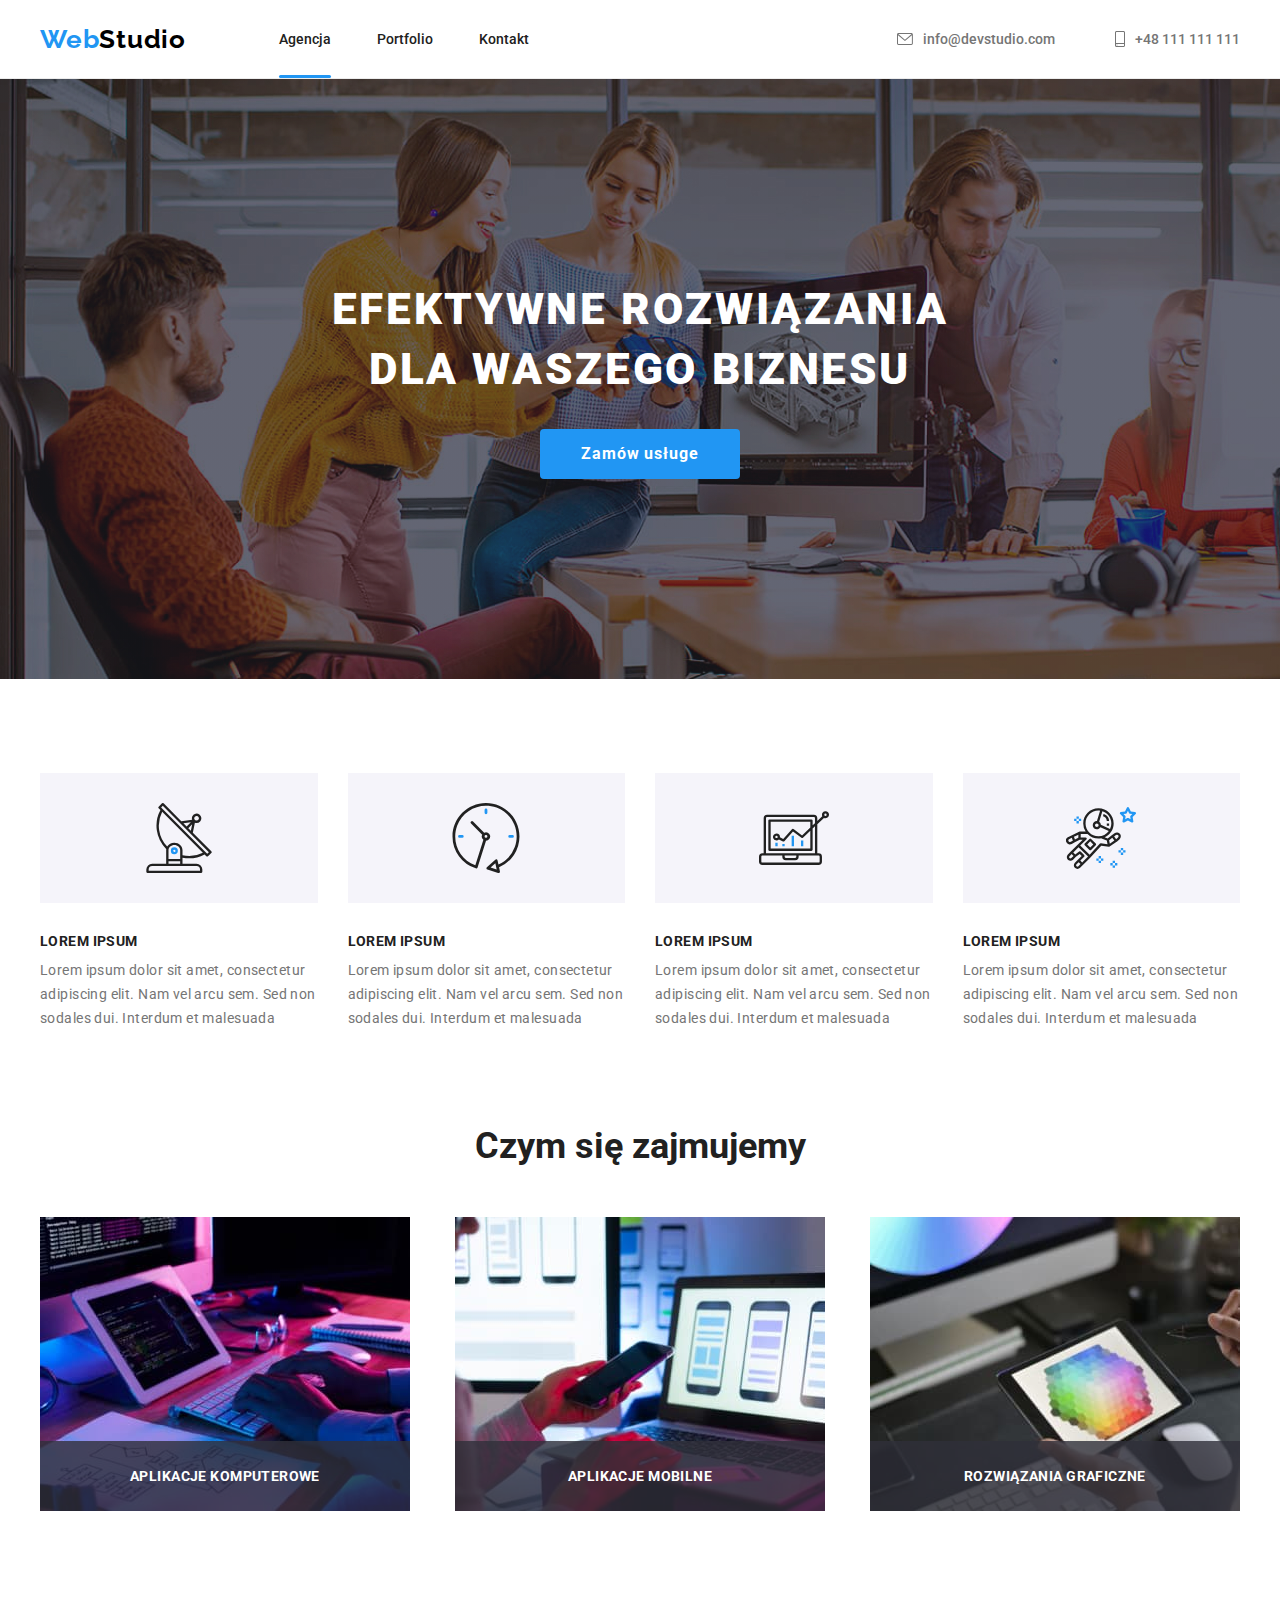
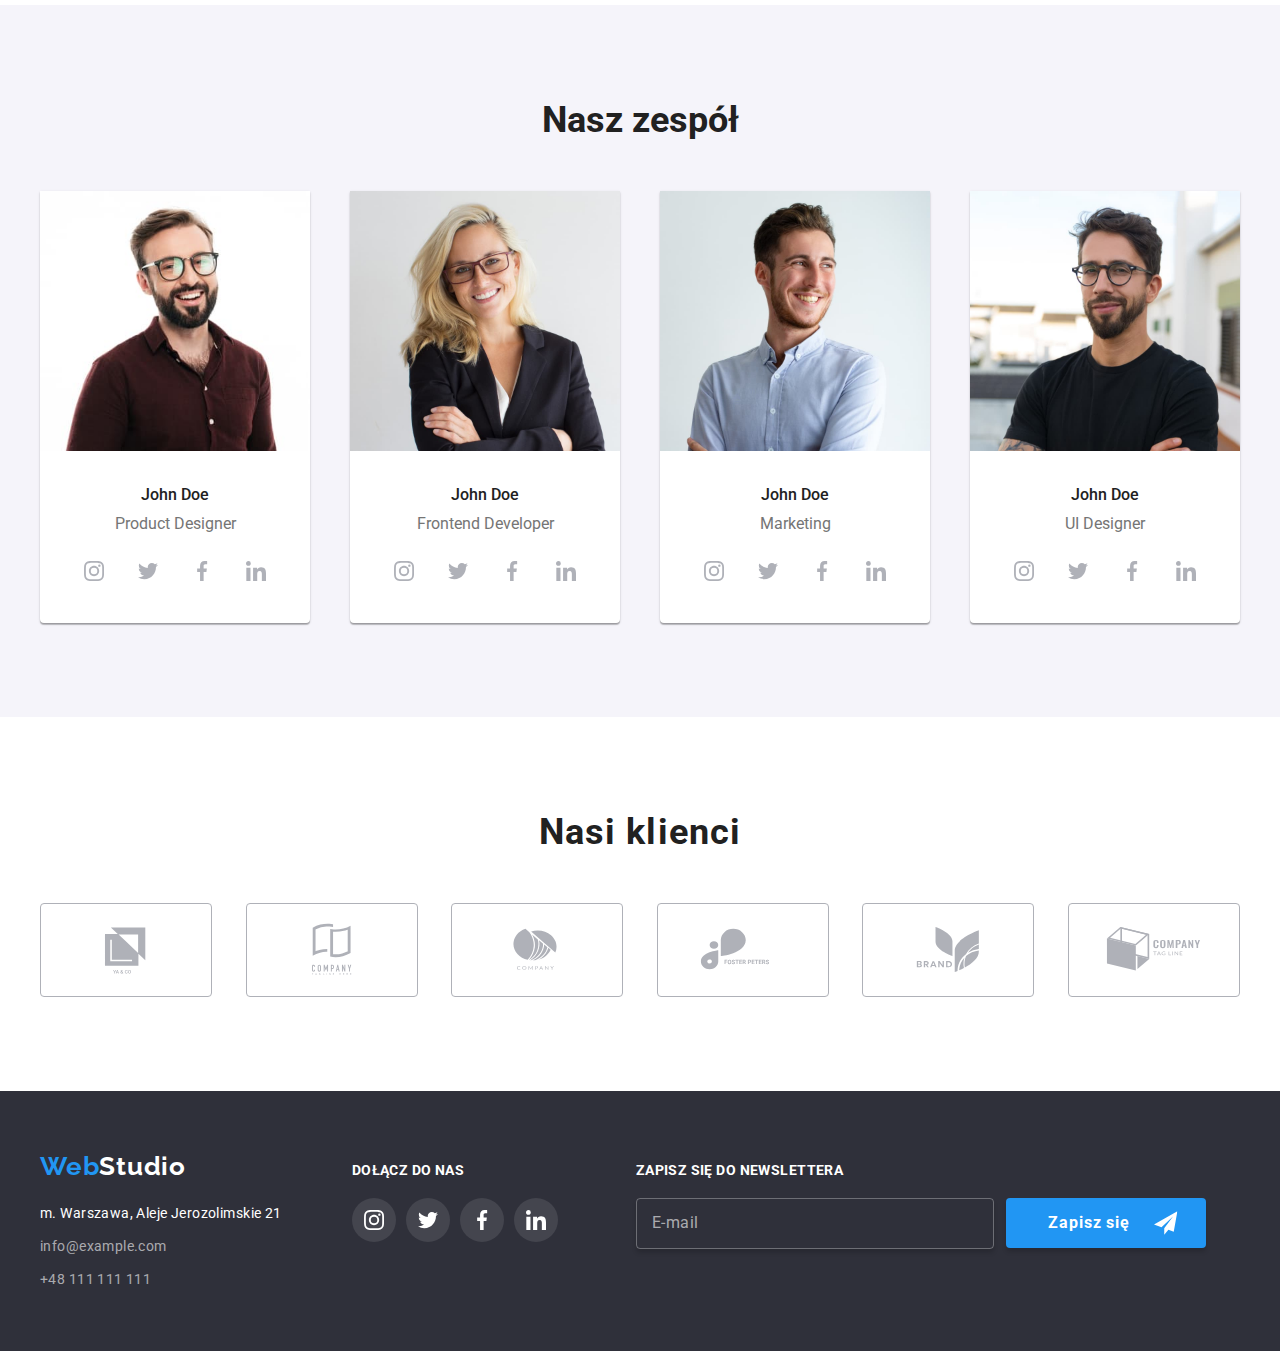
<file: index.html>
<!DOCTYPE html>
<html lang="en">
  <head>
    <meta charset="UTF-8" />
    <meta http-equiv="X-UA-Compatible" content="IE=edge" />
    <meta name="viewport" content="width=device-width, initial-scale=1.0" />
    <link rel="preconnect" href="https://fonts.googleapis.com" />
    <link rel="preconnect" href="https://fonts.gstatic.com" crossorigin />
    <link
      href="https://fonts.googleapis.com/css2?family=Raleway:wght@700&family=Roboto:wght@400;500;700;900&display=swap"
      rel="stylesheet"
    />
    <link rel="stylesheet" href="css/modern-normalize.min.css" />
    <link rel="stylesheet" href="css/main.min.css" />
    <title>goit-markup-hw-07</title>
  </head>
  <body>
    <header class="header">
      <div class="container header__wrapper">
        <div class="header__links">
          <a href="index.html" class="logo logo--primary">
            <span class="logo__color-design">Web</span
            ><span class="logo__color-design logo__color-design--dark"
              >Studio</span
            >
          </a>
          <!-- NAVBAR -->
          <nav class="navbar">
            <ul class="navbar__list">
              <li class="navbar__item">
                <!-- LINKS -->
                <a href="index.html" class="link page-active navbar__content"
                  >Agencja</a
                >
              </li>
              <li class="navbar__item">
                <a href="portfolio.html" class="link navbar__content"
                  >Portfolio</a
                >
              </li>
              <li class="navbar__item">
                <a href="#footer" class="link navbar__content">Kontakt</a>
              </li>
            </ul>
          </nav>
        </div>
        <!-- CONTACTS -->
        <div class="contact">
          <ul class="contact__list">
            <li class="contact__item">
              <a href="mailto:info@devstudio.com" class="link contact__link">
                <svg class="contact__svg" width="16px" height="12px">
                  <use href="images/icons.svg#icon-envelope"></use>
                </svg>
                info@devstudio.com</a
              >
            </li>
            <li class="contact__item">
              <a href="tel:48111111111" class="link contact__link">
                <svg class="contact__svg" width="10px" height="16px">
                  <use href="images/icons.svg#icon-smartphone"></use>
                </svg>
                +48 111 111 111</a
              >
            </li>
          </ul>
        </div>
      </div>
    </header>
    <main>
      <!------------------ POST HEADER ------------------>
      <section class="post-header section text-center">
        <div class="container">
          <h1 class="post-header__heading">
            EFEKTYWNE ROZWIĄZANIA <br />
            DLA WASZEGO BIZNESU
          </h1>
          <button type="button" class="order-service__button" data-modal-open>
            Zamów usługe
          </button>
        </div>
      </section>
      <!------------------ OUR SKILLS ------------------>
      <section class="our-skills section">
        <div class="container">
          <ul class="our-skills__list">
            <li class="our-skills__item">
              <div class="our-skills__icon--background">
                <svg class="our-skills__icon" width="70px" height="70px">
                  <use href="images/icons.svg#icon-antenna"></use>
                </svg>
              </div>
              <h5 class="our-skills__heading">LOREM IPSUM</h5>
              <p class="our-skills__description">
                Lorem ipsum dolor sit amet, consectetur adipiscing elit. Nam vel
                arcu sem. Sed non sodales dui. Interdum et malesuada
              </p>
            </li>
            <li class="our-skills__item">
              <div class="our-skills__icon--background">
                <svg class="our-skills__icon" width="70px" height="70px">
                  <use href="images/icons.svg#icon-clock"></use>
                </svg>
              </div>
              <h5 class="our-skills__heading">LOREM IPSUM</h5>
              <p class="our-skills__description">
                Lorem ipsum dolor sit amet, consectetur adipiscing elit. Nam vel
                arcu sem. Sed non sodales dui. Interdum et malesuada
              </p>
            </li>
            <li class="our-skills__item">
              <div class="our-skills__icon--background">
                <svg class="our-skills__icon" width="70px" height="70px">
                  <use href="images/icons.svg#icon-diagram"></use>
                </svg>
              </div>
              <h5 class="our-skills__heading">LOREM IPSUM</h5>
              <p class="our-skills__description">
                Lorem ipsum dolor sit amet, consectetur adipiscing elit. Nam vel
                arcu sem. Sed non sodales dui. Interdum et malesuada
              </p>
            </li>
            <li class="our-skills__item">
              <div class="our-skills__icon--background">
                <svg class="our-skills__icon" width="70px" height="70px">
                  <use href="images/icons.svg#icon-astronaut"></use>
                </svg>
              </div>
              <h5 class="our-skills__heading">LOREM IPSUM</h5>
              <p class="our-skills__description">
                Lorem ipsum dolor sit amet, consectetur adipiscing elit. Nam vel
                arcu sem. Sed non sodales dui. Interdum et malesuada
              </p>
            </li>
          </ul>
        </div>
      </section>
      <!------------------ ABOUT US ------------------>
      <section class="about-us section container text-center" id="portfolio">
        <h2 class="about-us__heading">Czym się zajmujemy</h2>
        <ul class="about-us__list">
          <li class="about-us__item">
            <div class="about-us__inside-overlay">aplikacje komputerowe</div>
            <img
              class="div-block"
              src="images/about-us/programming.jpg"
              alt="programista wprowadzający kod pisząc na klawiaturze"
              width="370"
              height="294"
            />
          </li>
          <li class="about-us__item">
            <img
              class="div-block"
              src="images/about-us/app-development.jpg"
              alt="pracownica trzymająca telefon i przedstawiająca przentacje na laptopie"
              width="370"
              height="294"
            />
            <div class="about-us__inside-overlay">aplikacje mobilne</div>
          </li>
          <li class="about-us__item">
            <img
              class="div-block"
              src="images/about-us/color-design.jpg"
              alt="developerka trzymająca tablet przedstawiający paletę barw"
              width="370"
              height="294"
            />
            <div class="about-us__inside-overlay">rozwiązania graficzne</div>
          </li>
        </ul>
      </section>
      <!------------------ OUR TEAM ------------------>
      <section class="section our-team text-center" id="agency">
        <div class="container">
          <h2 class="our-team__heading">Nasz zespół</h2>
          <ul class="our-team__list">
            <li class="our-team__item">
              <img
                src="images/our-team/employee1.jpg"
                alt="mężczyzna o krótkich włosach z okularami i zarostem, ubrany w czerwoną koszulę"
                width="270"
                height="260"
              />
              <h4 class="our-team__name">John Doe</h4>
              <p class="our-team__specialization">Product Designer</p>
              <div class="socials">
                <ul class="socials__list">
                  <li class="socials__logo">
                    <a class="socials__link" href="#">
                      <svg width="20px" height="20px">
                        <use href="images/icons.svg#instagram--icon"></use>
                      </svg>
                    </a>
                  </li>
                  <li class="socials__logo">
                    <a class="socials__link" href="#">
                      <svg width="20px" height="20px">
                        <use href="images/icons.svg#twitter--icon"></use>
                      </svg>
                    </a>
                  </li>
                  <li class="socials__logo">
                    <a class="socials__link" href="#">
                      <svg width="20px" height="20px">
                        <use href="images/icons.svg#facebook--icon"></use>
                      </svg>
                    </a>
                  </li>
                  <li class="socials__logo">
                    <a class="socials__link" href="#">
                      <svg width="20px" height="20px">
                        <use href="images/icons.svg#linkedin--icon"></use>
                      </svg>
                    </a>
                  </li>
                </ul>
              </div>
            </li>

            <li class="our-team__item">
              <img
                src="images/our-team/employee2.jpg"
                alt="kobieta o długich bląd włosach z okularami, ubrana w biały podkoszulek i granatową marynarkę"
                width="270"
                height="260"
              />
              <h4 class="our-team__name">John Doe</h4>
              <p class="our-team__specialization">Frontend Developer</p>
              <div class="socials">
                <ul class="socials__list">
                  <li class="socials__logo">
                    <a class="socials__link" href="#">
                      <svg width="20px" height="20px">
                        <use href="images/icons.svg#instagram--icon"></use>
                      </svg>
                    </a>
                  </li>
                  <li class="socials__logo">
                    <a class="socials__link" href="#">
                      <svg width="20px" height="20px">
                        <use href="images/icons.svg#twitter--icon"></use>
                      </svg>
                    </a>
                  </li>
                  <li class="socials__logo">
                    <a class="socials__link" href="#">
                      <svg width="20px" height="20px">
                        <use href="images/icons.svg#facebook--icon"></use>
                      </svg>
                    </a>
                  </li>
                  <li class="socials__logo">
                    <a class="socials__link" href="#">
                      <svg width="20px" height="20px">
                        <use href="images/icons.svg#linkedin--icon"></use>
                      </svg>
                    </a>
                  </li>
                </ul>
              </div>
            </li>
            <li class="our-team__item">
              <img
                src="images/our-team/employee3.jpg"
                alt="mężczyzna o krótkich włosach i zarostem, ubrany w błękitną koszulę, wzrok skierowany na bok"
                width="270"
                height="260"
              />
              <h4 class="our-team__name">John Doe</h4>
              <p class="our-team__specialization">Marketing</p>
              <div class="socials">
                <ul class="socials__list">
                  <li class="socials__logo">
                    <a class="socials__link" href="#">
                      <svg width="20px" height="20px">
                        <use href="images/icons.svg#instagram--icon"></use>
                      </svg>
                    </a>
                  </li>
                  <li class="socials__logo">
                    <a class="socials__link" href="#">
                      <svg width="20px" height="20px">
                        <use href="images/icons.svg#twitter--icon"></use>
                      </svg>
                    </a>
                  </li>
                  <li class="socials__logo">
                    <a class="socials__link" href="#">
                      <svg width="20px" height="20px">
                        <use href="images/icons.svg#facebook--icon"></use>
                      </svg>
                    </a>
                  </li>
                  <li class="socials__logo">
                    <a class="socials__link" href="#">
                      <svg width="20px" height="20px">
                        <use href="images/icons.svg#linkedin--icon"></use>
                      </svg>
                    </a>
                  </li>
                </ul>
              </div>
            </li>

            <li class="our-team__item">
              <img
                src="images/our-team/employee4.jpg"
                alt="mężczyzna o krótkich włosach z okularami i zarostem, ubrany w czarną koszulkę"
                width="270"
                height="260"
              />
              <h4 class="our-team__name">John Doe</h4>
              <p class="our-team__specialization">UI Designer</p>
              <div class="social">
                <ul class="socials__list">
                  <li class="socials__logo">
                    <a class="socials__link" href="#">
                      <svg width="20px" height="20px">
                        <use href="images/icons.svg#instagram--icon"></use>
                      </svg>
                    </a>
                  </li>
                  <li class="socials__logo">
                    <a class="socials__link" href="#">
                      <svg width="20px" height="20px">
                        <use href="images/icons.svg#twitter--icon"></use>
                      </svg>
                    </a>
                  </li>
                  <li class="socials__logo">
                    <a class="socials__link" href="#">
                      <svg width="20px" height="20px">
                        <use href="images/icons.svg#facebook--icon"></use>
                      </svg>
                    </a>
                  </li>
                  <li class="socials__logo">
                    <a class="socials__link" href="#">
                      <svg width="20px" height="20px">
                        <use href="images/icons.svg#linkedin--icon"></use>
                      </svg>
                    </a>
                  </li>
                </ul>
              </div>
            </li>
          </ul>
        </div>
      </section>
      <!------------------ OUR CUSTOMERS ------------------>
      <section class="our-customers container section">
        <h2 class="our-customers__heading text-center">Nasi klienci</h2>
        <ul class="our-customers__list">
          <li class="our-customers__item">
            <a class="our-customers__link" href="#">
              <svg width="106px" height="60px">
                <use href="images/icons.svg#icon-1"></use>
              </svg>
            </a>
          </li>
          <li class="our-customers__item">
            <a class="our-customers__link" href="#">
              <svg width="106px" height="60px">
                <use href="images/icons.svg#icon-2"></use>
              </svg>
            </a>
          </li>
          <li class="our-customers__item">
            <a class="our-customers__link" href="#">
              <svg width="106px" height="60px">
                <use href="images/icons.svg#icon-3"></use>
              </svg>
            </a>
          </li>
          <li class="our-customers__item">
            <a class="our-customers__link" href="#">
              <svg width="106px" height="60px">
                <use href="images/icons.svg#icon-4"></use>
              </svg>
            </a>
          </li>
          <li class="our-customers__item">
            <a class="our-customers__link" href="#">
              <svg width="106px" height="60px">
                <use href="images/icons.svg#icon-5"></use>
              </svg>
            </a>
          </li>
          <li class="our-customers__item">
            <a class="our-customers__link" href="#">
              <svg width="106px" height="60px">
                <use href="images/icons.svg#icon-6"></use>
              </svg>
            </a>
          </li>
        </ul>
      </section>
    </main>
    <!------------------ FOOTER ------------------>
    <footer class="footer section section--medium" id="footer">
      <div class="container">
        <ul class="footer__list">
          <li class="footer__item">
            <!-- LOGO -->
            <a href="index.html" class="logo footer__logo"
              ><span class="logo__color-design">Web</span
              ><span class="logo__color-design logo__color-design--light"
                >Studio</span
              >
            </a>
            <!-- CONTACTS -->
            <address class="address">
              <ul>
                <li class="address__item">
                  <a
                    href="https://goo.gl/maps/H3bxtUXeKF4GihGN7"
                    class="address__link address__link--street"
                    >m. Warszawa, Aleje Jerozolimskie 21</a
                  >
                </li>
                <li class="address__item">
                  <a href="mailto:info@example.com" class="address__link"
                    >info@example.com</a
                  >
                </li>
                <li class="address__item">
                  <a href="tel:48111111111" class="address__link"
                    >+48 111 111 111</a
                  >
                </li>
              </ul>
            </address>
          </li>
          <li class="footer__item">
            <div class="join-us">
              <p class="join-us__heading footer__headings">DOŁĄCZ DO NAS</p>
              <div class="socials">
                <ul class="socials__list">
                  <li class="socials__logo">
                    <a class="socials__link" href="#">
                      <svg width="20px" height="20px">
                        <use href="images/icons.svg#instagram--icon"></use>
                      </svg>
                    </a>
                  </li>
                  <li class="socials__logo">
                    <a class="socials__link" href="#">
                      <svg width="20px" height="20px">
                        <use href="images/icons.svg#twitter--icon"></use>
                      </svg>
                    </a>
                  </li>
                  <li class="socials__logo">
                    <a class="socials__link" href="#">
                      <svg width="20px" height="20px">
                        <use href="images/icons.svg#facebook--icon"></use>
                      </svg>
                    </a>
                  </li>
                  <li class="socials__logo">
                    <a class="socials__link" href="#">
                      <svg width="20px" height="20px">
                        <use href="images/icons.svg#linkedin--icon"></use>
                      </svg>
                    </a>
                  </li>
                </ul>
              </div>
            </div>
          </li>
          <li class="footer-item">
            <label class="footer__headings" for="sign-up">
              ZAPISZ SIĘ DO NEWSLETTERA
            </label>
            <form class="newsletter">
              <input
                class="newsletter__input"
                type="email"
                name="email address"
                placeholder="E-mail"
                id="sign-up"
                required
              />
              <button type="submit" class="sign-up__button">
                Zapisz się
                <svg class="send--icon" width="24px" height="24px">
                  <use href="images/icons.svg#send--icon"></use>
                </svg>
              </button>
            </form>
          </li>
        </ul>
      </div>
    </footer>
    <div class="backdrop is-hidden" data-modal>
      <div class="modal">
        <!------- MODAL CONTACT FORM ------->

        <form class="form modal__form">
          <h2 class="form__heading form__transitions text-center">
            Zostaw swoje dane w formularzu poniżej
          </h2>

          <ul class="form__list">
            <!---- NAME ---->
            <li class="form__item">
              <!-- li heading -->
              <label
                class="form__subheading form__transitions form__transition--name div-block"
                for="name"
                >Imie</label
              >
              <!-- animate inputs container -->
              <div class="form__transitions form__transition--name">
                <!-- relative container for svg -->
                <div class="form__container">
                  <!-- input -->
                  <input
                    class="form__text-input"
                    type="text"
                    name="first name"
                    id="name"
                    required
                  />
                  <!-- SVG -->
                  <div class="modal__icon">
                    <svg width="18" height="18">
                      <use href="images/icons.svg#person-icon"></use>
                    </svg>
                  </div>
                </div>
              </div>
            </li>
            <!---- TELEPHONE ---->
            <li class="form__item">
              <!-- li heading -->
              <label
                class="form__subheading form__transition--telephone form__transitions div-block"
                for="phone"
                >Telefon</label
              >
              <!-- animate inputs container -->
              <div class="form__transition--telephone form__transitions">
                <!-- relative container for svg -->
                <div class="form__container">
                  <!-- input -->
                  <input
                    class="form__text-input"
                    type="tel"
                    name="telephone number"
                    id="phone"
                    required
                  />
                  <!-- SVG -->
                  <div class="modal__icon">
                    <svg width="18" height="18">
                      <use href="images/icons.svg#phone-icon"></use>
                    </svg>
                  </div>
                </div>
              </div>
            </li>
            <!---- EMAIL ---->
            <li class="form__item">
              <!-- li heading -->
              <label
                class="form__subheading form__transition--email form__transitions div-block"
                for="email"
                >Email</label
              >
              <!-- animate inputs container -->
              <div class="form__transition--email form__transitions">
                <!-- relative container for svg -->
                <div class="form__container">
                  <!-- input -->
                  <input
                    class="form__text-input"
                    type="email"
                    name="email address"
                    id="email"
                    required
                  />
                  <!-- SVG -->
                  <div class="modal__icon">
                    <svg width="18" height="18">
                      <use href="images/icons.svg#email-icon"></use>
                    </svg>
                  </div>
                </div>
              </div>
            </li>
            <!---- TEXT ---->
            <li class="form__item">
              <!-- li heading -->
              <label
                class="form__subheading form__transition--text form__transitions div-block"
                for="comment"
                >Komentarz</label
              >
              <!-- animate inputs container -->
              <div class="form__transition--text form__transitions">
                <!-- textarea -->
                <textarea
                  class="form__text-input form__comment-section"
                  placeholder="Wprowadź tekst"
                  name="section for comments"
                ></textarea>
              </div>
            </li>
            <div class="rules-acceptation form__transitions">
              <input
                class="rules-checkbox"
                type="checkbox"
                id="rules-checkbox"
                name="rules-checkbox"
                value="true"
                required
              />
              <label class="rules-acceptation__label" for="rules-checkbox">
                Oświadczam iż akceptuję
                <a href="#" class="rules-acceptation__link"> Regulamin </a>i
                <a href="#" class="rules-acceptation__link">
                  Politykę Prywatności.</a
                ></label
              >
            </div>
            <button
              type="submit"
              class="form__button form__transitions div-block"
            >
              Wyślij
            </button>
          </ul>
        </form>

        <!------- BUTTON TO CLOSE MODAL WINDOW ------->

        <button type="button" class="modal__button-close" data-modal-close>
          <svg class="modal__close-svg" width="11px" height="11px">
            <use href="images/icons.svg#close-icon"></use>
          </svg>
        </button>
      </div>
    </div>
    <!-- SCRIPT -->
    <script src="./modal.js"></script>
  </body>
</html>

<!-- THE END -->
</file>
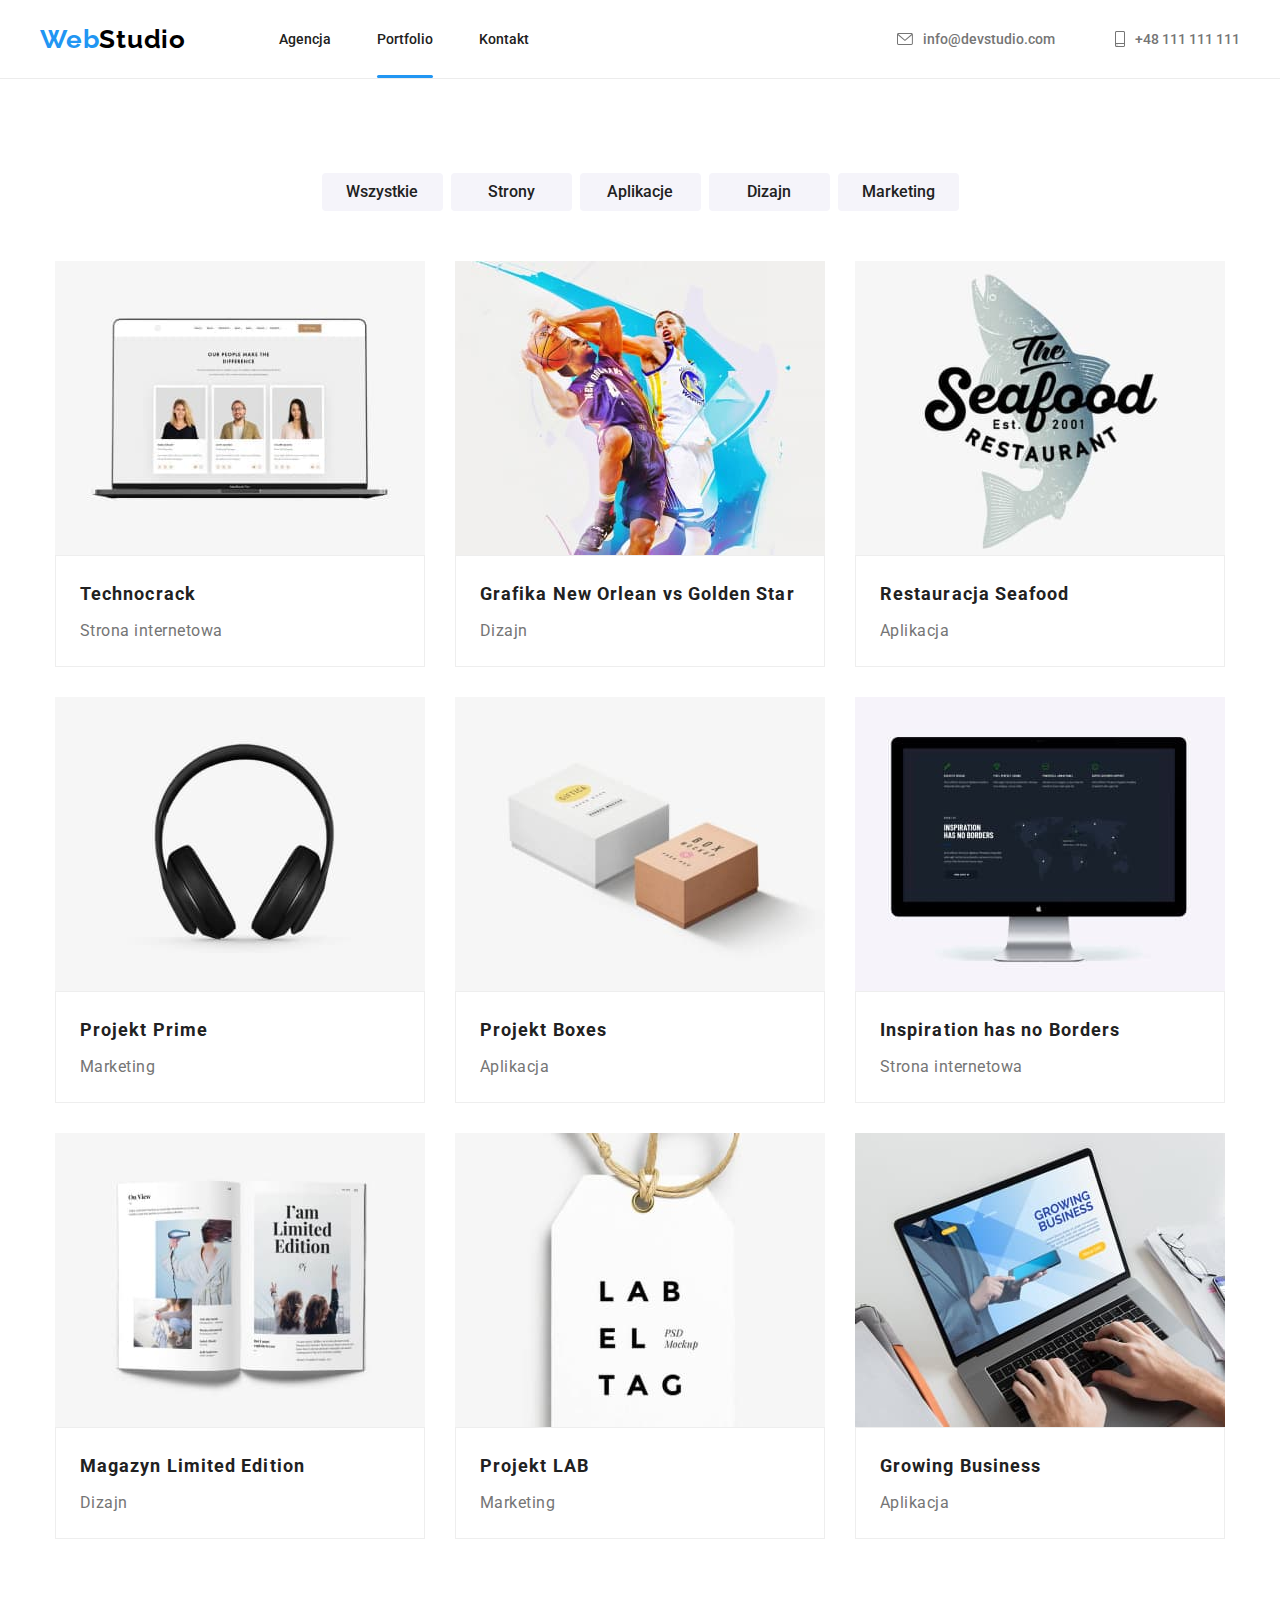
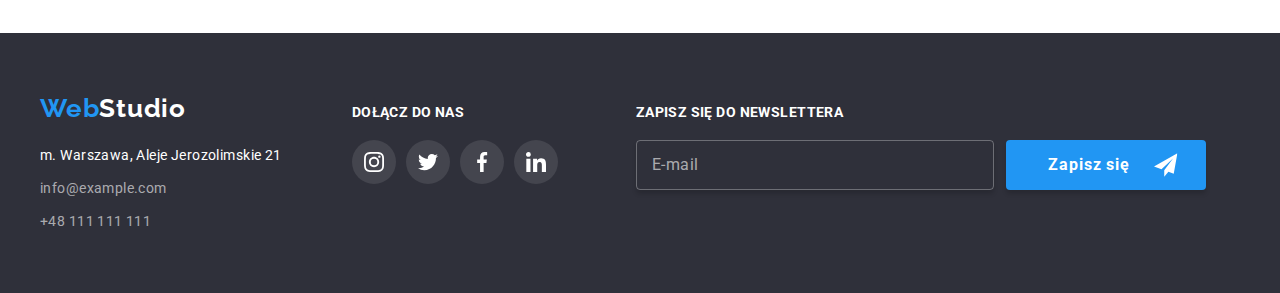
<file: portfolio.html>
<!DOCTYPE html>
<html lang="en">
  <head>
    <meta charset="UTF-8" />
    <meta http-equiv="X-UA-Compatible" content="IE=edge" />
    <meta name="viewport" content="width=device-width, initial-scale=1.0" />
    <link rel="preconnect" href="https://fonts.googleapis.com" />
    <link rel="preconnect" href="https://fonts.gstatic.com" crossorigin />
    <link
      href="https://fonts.googleapis.com/css2?family=Raleway:wght@700&family=Roboto:wght@400;500;700;900&display=swap"
      rel="stylesheet"
    />
    <link rel="stylesheet" href="css/modern-normalize.min.css" />
    <link rel="stylesheet" href="css/main.min.css" />
    <title>goit-markup-hw-07 - Portfolio</title>
  </head>
  <body>
    <div class="line">
      <header class="header">
        <div class="container header__wrapper">
          <div class="header__links">
            <a href="index.html" class="logo logo--primary">
              <span class="logo__color-design">Web</span
              ><span class="logo__color-design logo__color-design--dark"
                >Studio</span
              >
            </a>
            <!-- NAVBAR -->
            <nav class="navbar">
              <ul class="navbar__list">
                <li class="navbar__item">
                  <!-- LINKS -->
                  <a href="index.html" class="link navbar__content">Agencja</a>
                </li>
                <li class="navbar__item">
                  <a
                    href="portfolio.html"
                    class="link page-active navbar__content"
                    >Portfolio</a
                  >
                </li>
                <li class="navbar__item">
                  <a href="#footer" class="link navbar__content">Kontakt</a>
                </li>
              </ul>
            </nav>
          </div>
          <!-- CONTACTS -->
          <div class="contact">
            <ul class="contact__list">
              <li class="contact__item">
                <a href="mailto:info@devstudio.com" class="link contact__link">
                  <svg width="16px" height="12px">
                    <use href="images/icons.svg#icon-envelope"></use>
                  </svg>
                  info@devstudio.com</a
                >
              </li>
              <li class="contact__item">
                <a href="tel:48111111111" class="link contact__link">
                  <svg width="10px" height="16px">
                    <use href="images/icons.svg#icon-smartphone"></use>
                  </svg>
                  +48 111 111 111</a
                >
              </li>
            </ul>
          </div>
        </div>
      </header>
    </div>
    <!------------------ BUTTONS ------------------>
    <main class="container section">
      <div class="filter">
        <ul class="filter__list">
          <li class="filter__item">
            <button type="button" class="button-filter">Wszystkie</button>
          </li>
          <li class="filter__item">
            <button type="button" class="button-filter">Strony</button>
          </li>
          <li class="filter__item">
            <button type="button" class="button-filter">Aplikacje</button>
          </li>
          <li class="filter__item">
            <button type="button" class="button-filter">Dizajn</button>
          </li>
          <li class="filter__item">
            <button type="button" class="button-filter">Marketing</button>
          </li>
        </ul>
      </div>
      <!------------------ CARDS ------------------>
      <div class="cards">
        <ul class="cards__list">
          <li class="cards__item">
            <div class="cards__overflow">
              <img
                class="div-block"
                src="images/portfolio/portfolio1.jpg"
                alt="laptop z otwartą naszą stroną internetową"
                width="370"
                height="294"
              />
              <div class="cards__overflow--background">
                <p>
                  Technocrack jest popularną platformą wykorzystywaną do
                  rozpowszechniania koronawirusa. Firmy wykorzystują tę
                  platformę do celów szpiegowskich i ataków na niezabezpieczone
                  serwery konkurencji
                </p>
              </div>
            </div>
            <div class="cards__info">
              <div class="cards__heading">Technocrack</div>
              <p class="cards__description">Strona internetowa</p>
            </div>
          </li>
          <li class="cards__item">
            <div class="cards__overflow">
              <img
                class="div-block"
                src="images/portfolio/portfolio2.jpg"
                alt="plakat z dwoma zawodnikami koszykówki walczącymi o piłkę"
                width="370"
                height="294"
              />
              <div class="cards__overflow--background">
                Technocrack jest popularną platformą wykorzystywaną do
                rozpowszechniania koronawirusa. Firmy wykorzystują tę platformę
                do celów szpiegowskich i ataków na niezabezpieczone serwery
                konkurencji
              </div>
            </div>
            <div class="cards__info">
              <div class="cards__heading">
                Grafika New Orlean vs Golden Star
              </div>
              <p class="cards__description">Dizajn</p>
            </div>
          </li>
          <li class="cards__item">
            <div class="cards__overflow">
              <img
                class="div-block"
                src="images/portfolio/portfolio3.jpg"
                alt="logo z rybą restauracji Seafood"
                width="370"
                height="294"
              />
              <div class="cards__overflow--background">
                Technocrack jest popularną platformą wykorzystywaną do
                rozpowszechniania koronawirusa. Firmy wykorzystują tę platformę
                do celów szpiegowskich i ataków na niezabezpieczone serwery
                konkurencji
              </div>
            </div>
            <div class="cards__info">
              <div class="cards__heading">Restauracja Seafood</div>
              <p class="cards__description">Aplikacja</p>
            </div>
          </li>
          <li class="cards__item">
            <div class="cards__overflow">
              <img
                class="div-block"
                src="images/portfolio/portfolio4.jpg"
                alt="bezprzewodowe słuchawki nauszne"
                width="370"
                height="294"
              />
              <div class="cards__overflow--background">
                Technocrack jest popularną platformą wykorzystywaną do
                rozpowszechniania koronawirusa. Firmy wykorzystują tę platformę
                do celów szpiegowskich i ataków na niezabezpieczone serwery
                konkurencji
              </div>
            </div>
            <div class="cards__info">
              <div class="cards__heading">Projekt Prime</div>
              <p class="cards__description">Marketing</p>
            </div>
          </li>
          <li class="cards__item">
            <div class="cards__overflow">
              <img
                class="div-block"
                src="images/portfolio/portfolio5.jpg"
                alt="model dwóch pudełek przedstawiających aplikację boxes"
                width="370"
                height="294"
              />
              <div class="cards__overflow--background">
                Technocrack jest popularną platformą wykorzystywaną do
                rozpowszechniania koronawirusa. Firmy wykorzystują tę platformę
                do celów szpiegowskich i ataków na niezabezpieczone serwery
                konkurencji
              </div>
            </div>
            <div class="cards__info">
              <div class="cards__heading">Projekt Boxes</div>
              <p class="cards__description">Aplikacja</p>
            </div>
          </li>
          <li class="cards__item">
            <div class="cards__overflow">
              <img
                class="div-block"
                src="images/portfolio/portfolio6.jpg"
                alt="monitor ze stroną promującą inspiration has no borders"
                width="370"
                height="294"
              />
              <div class="cards__overflow--background">
                Technocrack jest popularną platformą wykorzystywaną do
                rozpowszechniania koronawirusa. Firmy wykorzystują tę platformę
                do celów szpiegowskich i ataków na niezabezpieczone serwery
                konkurencji
              </div>
            </div>
            <div class="cards__info">
              <div class="cards__heading">Inspiration has no Borders</div>
              <p class="cards__description">Strona internetowa</p>
            </div>
          </li>
          <li class="cards__item">
            <div class="cards__overflow">
              <img
                class="div-block"
                src="images/portfolio/portfolio7.jpg"
                alt="otwarta książka ze zdjęciami z serii magazynu limited edition"
                width="370"
                height="294"
              />
              <div class="cards__overflow--background">
                Technocrack jest popularną platformą wykorzystywaną do
                rozpowszechniania koronawirusa. Firmy wykorzystują tę platformę
                do celów szpiegowskich i ataków na niezabezpieczone serwery
                konkurencji
              </div>
            </div>
            <div class="cards__info">
              <div class="cards__heading">Magazyn Limited Edition</div>
              <p class="cards__description">Dizajn</p>
            </div>
          </li>
          <li class="cards__item">
            <div class="cards__overflow">
              <img
                class="div-block"
                src="images/portfolio/portfolio8.jpg"
                alt="etykieta ze wstążką i napisem lab el tag"
                width="370"
                height="294"
              />
              <div class="cards__overflow--background">
                Technocrack jest popularną platformą wykorzystywaną do
                rozpowszechniania koronawirusa. Firmy wykorzystują tę platformę
                do celów szpiegowskich i ataków na niezabezpieczone serwery
                konkurencji
              </div>
            </div>
            <div class="cards__info">
              <div class="cards__heading">Projekt LAB</div>
              <p class="cards__description">Marketing</p>
            </div>
          </li>
          <li class="cards__item">
            <div class="cards__overflow">
              <img
                class="div-block"
                src="images/portfolio/portfolio9.jpg"
                alt="osoba przedstawiająca na laptopie aplikację Growing Business"
                width="370"
                height="294"
              />
              <div class="cards__overflow--background">
                Technocrack jest popularną platformą wykorzystywaną do
                rozpowszechniania koronawirusa. Firmy wykorzystują tę platformę
                do celów szpiegowskich i ataków na niezabezpieczone serwery
                konkurencji
              </div>
            </div>
            <div class="cards__info">
              <div class="cards__heading">Growing Business</div>
              <p class="cards__description">Aplikacja</p>
            </div>
          </li>
        </ul>
      </div>
    </main>
    <!------------------ FOOTER ------------------>
    <footer class="footer section section--medium" id="footer">
      <div class="container">
        <ul class="footer__list">
          <li class="footer__item">
            <!-- LOGO -->
            <a href="index.html" class="logo footer__logo"
              ><span class="logo__color-design">Web</span
              ><span class="logo__color-design logo__color-design--light"
                >Studio</span
              >
            </a>
            <!-- CONTACTS -->
            <address class="address">
              <ul>
                <li class="address__item">
                  <a
                    href="https://goo.gl/maps/H3bxtUXeKF4GihGN7"
                    class="address__link address__link--street"
                    >m. Warszawa, Aleje Jerozolimskie 21</a
                  >
                </li>
                <li class="address__item">
                  <a href="mailto:info@example.com" class="address__link"
                    >info@example.com</a
                  >
                </li>
                <li class="address__item">
                  <a href="tel:48111111111" class="address__link"
                    >+48 111 111 111</a
                  >
                </li>
              </ul>
            </address>
          </li>
          <li class="footer__item">
            <div class="join-us">
              <p class="join-us__heading footer__headings">DOŁĄCZ DO NAS</p>
              <div class="socials">
                <ul class="socials__list">
                  <li class="socials__logo">
                    <a class="socials__link" href="#">
                      <svg width="20px" height="20px">
                        <use href="images/icons.svg#instagram--icon"></use>
                      </svg>
                    </a>
                  </li>
                  <li class="socials__logo">
                    <a class="socials__link" href="#">
                      <svg width="20px" height="20px">
                        <use href="images/icons.svg#twitter--icon"></use>
                      </svg>
                    </a>
                  </li>
                  <li class="socials__logo">
                    <a class="socials__link" href="#">
                      <svg width="20px" height="20px">
                        <use href="images/icons.svg#facebook--icon"></use>
                      </svg>
                    </a>
                  </li>
                  <li class="socials__logo">
                    <a class="socials__link" href="#">
                      <svg width="20px" height="20px">
                        <use href="images/icons.svg#linkedin--icon"></use>
                      </svg>
                    </a>
                  </li>
                </ul>
              </div>
            </div>
          </li>
          <li class="footer-item">
            <label class="footer__headings" for="sign-up">
              ZAPISZ SIĘ DO NEWSLETTERA
            </label>
            <form class="newsletter">
              <input
                class="newsletter__input"
                type="email"
                name="email address"
                placeholder="E-mail"
                id="sign-up"
                required
              />
              <button type="submit" class="sign-up__button">
                Zapisz się
                <svg class="send--icon" width="24px" height="24px">
                  <use href="images/icons.svg#send--icon"></use>
                </svg>
              </button>
            </form>
          </li>
        </ul>
      </div>
    </footer>
  </body>
</html>
</file>
<file: css/main.min.css>
*{--default-font-size: 16px;--color-blackish: #212121;--color-blueish: #2196f3;--color-greyish: #757575;--cubic-transition-box-shadow: 0px 4px 4px 0px #00000026;--cubic-transition-color: color 250ms cubic-bezier(0.4, 0, 0.2, 1);--cubic-transition-fill: fill 250ms cubic-bezier(0.4, 0, 0.2, 1);--cubic-transition-transform: transform 250ms cubic-bezier(0.4, 0, 0.2, 1);--cubic-transition-bg-color: background-color 250ms cubic-bezier(0.4, 0, 0.2, 1)}.container{max-width:1200px;margin:0 auto}.section{padding:94px 0px}.section--medium{padding:60px 0}.text-center{text-align:center}.div-block{display:block}.link{-webkit-transition:var(--cubic-transition-color),var(--cubic-transition-fill);transition:var(--cubic-transition-color),var(--cubic-transition-fill)}.link:is(:hover,:focus){color:var(--color-blueish);fill:var(--color-blueish)}.page-active{position:relative}.page-active::after{content:"";position:absolute;display:block;background-color:var(--color-blueish);top:43.8px;width:100%;bottom:-30.8px;border-radius:2px}body{font-family:"Roboto",sans-serif;background-color:#fff;color:#000;margin:0 auto}h1,h2,h3,h4,h5,h6,p,ul{margin:0;padding:0}ul{list-style:none}.button-filter{padding:0;background-color:#f5f4fa;color:var(--color-blackish);cursor:pointer;border-radius:4px;border:none;height:38px;width:121px;font-weight:500;font-size:var(--default-font-size);line-height:1.625;-webkit-transition:color 250ms cubic-bezier(0.4, 0, 0.2, 1),background-color 250ms cubic-bezier(0.4, 0, 0.2, 1),-webkit-box-shadow 250ms cubic-bezier(0.4, 0, 0.2, 1);transition:color 250ms cubic-bezier(0.4, 0, 0.2, 1),background-color 250ms cubic-bezier(0.4, 0, 0.2, 1),-webkit-box-shadow 250ms cubic-bezier(0.4, 0, 0.2, 1);transition:color 250ms cubic-bezier(0.4, 0, 0.2, 1),background-color 250ms cubic-bezier(0.4, 0, 0.2, 1),box-shadow 250ms cubic-bezier(0.4, 0, 0.2, 1);transition:color 250ms cubic-bezier(0.4, 0, 0.2, 1),background-color 250ms cubic-bezier(0.4, 0, 0.2, 1),box-shadow 250ms cubic-bezier(0.4, 0, 0.2, 1),-webkit-box-shadow 250ms cubic-bezier(0.4, 0, 0.2, 1)}.button-filter:is(:hover,:focus){background-color:var(--color-blueish);color:#fff;-webkit-box-shadow:0px 2px 2px 0px rgba(0,0,0,.1215686275),0px 1px 2px 0px rgba(0,0,0,.0784313725),0px 3px 1px 0px rgba(0,0,0,.1019607843);box-shadow:0px 2px 2px 0px rgba(0,0,0,.1215686275),0px 1px 2px 0px rgba(0,0,0,.0784313725),0px 3px 1px 0px rgba(0,0,0,.1019607843)}.order-service__button{background-color:var(--color-blueish);color:#fff;border:none;border-radius:4px;height:50px;width:200px;cursor:pointer;font-weight:700;font-size:var(--default-font-size);line-height:1.875;letter-spacing:.06em;-webkit-transition:background-color 250ms cubic-bezier(0.4, 0, 0.2, 1);transition:background-color 250ms cubic-bezier(0.4, 0, 0.2, 1)}.order-service__button:hover{background-color:#1b73bb}.order-service__button:active{background-color:#1663a3}.sign-up__button{cursor:pointer;display:-webkit-inline-box;display:-ms-inline-flexbox;display:inline-flex;-webkit-box-pack:center;-ms-flex-pack:center;justify-content:center;-webkit-box-align:center;-ms-flex-align:center;align-items:center;gap:24px;font-size:var(--default-font-size);font-weight:700;line-height:30px;letter-spacing:.06em;background-color:#2196f3;color:#fff;padding:10px 28px 10px 42px;width:200px;height:50px;white-space:nowrap;border:none;border-radius:4px;-webkit-box-shadow:var(--cubic-transition-box-shadow);box-shadow:var(--cubic-transition-box-shadow);-webkit-transition:var(--cubic-transition-bg-colo);transition:var(--cubic-transition-bg-colo)}.sign-up__button:hover{background-color:#1b73bb}.sign-up__button:active{background-color:#1663a3}.form__button{margin:0 auto;font-weight:700;line-height:1.875;letter-spacing:.06em;background-color:#2196f3;color:#fff;padding:10px 76px;border-radius:4px;border:none;cursor:pointer;-webkit-box-shadow:var(--cubic-transition-box-shadow);box-shadow:var(--cubic-transition-box-shadow);-webkit-transition-delay:.7s,.7s;transition-delay:.7s,.7s}.logo{text-decoration:none;font-family:"Raleway",sans-serif;font-weight:700;font-size:26px;line-height:1.154;letter-spacing:.03em}.logo--primary{color:#000}.logo__color-design{color:var(--color-blueish)}.logo__color-design--dark{color:#000}.logo__color-design--light{color:#fff}.socials__list{display:-webkit-box;display:-ms-flexbox;display:flex;-webkit-box-pack:center;-ms-flex-pack:center;justify-content:center;-webkit-box-align:center;-ms-flex-align:center;align-items:center;gap:10px;padding-bottom:30px}.socials__link{fill:#afb1b8;display:-webkit-box;display:-ms-flexbox;display:flex;-webkit-box-pack:center;-ms-flex-pack:center;justify-content:center;-webkit-box-align:center;-ms-flex-align:center;align-items:center;padding:12px;border-radius:50%;-webkit-transition:background-color 250ms cubic-bezier(0.4, 0, 0.2, 1),var(--cubic-transition-fill);transition:background-color 250ms cubic-bezier(0.4, 0, 0.2, 1),var(--cubic-transition-fill)}.socials__link:hover{fill:#fff;background-color:var(--color-blueish)}.header{padding:24px 0;border-bottom:1px solid #ececec}.header__wrapper{display:-webkit-box;display:-ms-flexbox;display:flex;-webkit-box-pack:justify;-ms-flex-pack:justify;justify-content:space-between;-webkit-box-align:center;-ms-flex-align:center;align-items:center}.header__links{display:-webkit-box;display:-ms-flexbox;display:flex;-webkit-box-pack:center;-ms-flex-pack:center;justify-content:center;-webkit-box-align:center;-ms-flex-align:center;align-items:center}.navbar__list{display:-webkit-box;display:-ms-flexbox;display:flex;margin-left:93px}.navbar__item{position:relative}.navbar__item:not(:first-child){margin-left:46px}.navbar__content{text-decoration:none;color:var(--color-blackish);font-weight:500;font-size:14px;line-height:1.143}.contact__link,.contact__list{text-decoration:none;display:-webkit-box;display:-ms-flexbox;display:flex;-webkit-box-pack:center;-ms-flex-pack:center;justify-content:center;-webkit-box-align:center;-ms-flex-align:center;align-items:center;white-space:nowrap;gap:10px;color:var(--color-greyish);fill:var(--color-greyish);-webkit-transition:var(--cubic-transition-color),var(--cubic-transition-fill);transition:var(--cubic-transition-color),var(--cubic-transition-fill)}.contact__list{text-decoration:none;color:var(--color-blackish);font-weight:500;font-size:14px;line-height:1.143}.contact__item:not(:first-child){margin-left:50px}.post-header{margin:0 auto;max-width:1600px;background:-webkit-gradient(linear, left top, left bottom, from(rgba(47, 48, 58, 0.4)), to(rgba(47, 48, 58, 0.4))),url("../images/order-service/order-service--background.jpg");background:linear-gradient(rgba(47, 48, 58, 0.4), rgba(47, 48, 58, 0.4)),url("../images/order-service/order-service--background.jpg")}.post-header.section{padding:200px 0}.post-header__heading{color:#fff;line-height:1.364;font-size:44px;font-weight:900;padding-bottom:30px;letter-spacing:.06em;text-align:center}.our-skills.section{padding-bottom:0;gap:30px}.our-skills__heading{font-weight:700;font-size:14px;line-height:1.143;color:var(--color-blackish);letter-spacing:.03em;margin-top:30px;margin-bottom:10px}.our-skills__list{display:-webkit-box;display:-ms-flexbox;display:flex;-webkit-box-pack:center;-ms-flex-pack:center;justify-content:center;-webkit-box-align:center;-ms-flex-align:center;align-items:center;gap:30px}.our-skills__icon{margin:30px 100px}.our-skills__icon--background{display:-webkit-box;display:-ms-flexbox;display:flex;-webkit-box-pack:center;-ms-flex-pack:center;justify-content:center;background-color:#f5f4fa}.our-skills__description{font-size:14px;line-height:1.714;color:var(--color-greyish);letter-spacing:.03em}.about-us__item{position:relative}.about-us__heading{color:var(--color-blackish);font-weight:700;font-size:36px;line-height:1.167;margin-bottom:50px}.about-us__list{display:-webkit-box;display:-ms-flexbox;display:flex;-webkit-box-pack:justify;-ms-flex-pack:justify;justify-content:space-between;-webkit-box-align:center;-ms-flex-align:center;align-items:center}.about-us__inside-overlay{background-color:rgba(47,48,58,.8);display:-webkit-box;display:-ms-flexbox;display:flex;-webkit-box-align:center;-ms-flex-align:center;align-items:center;-webkit-box-pack:center;-ms-flex-pack:center;justify-content:center;position:absolute;text-transform:uppercase;color:#fff;font-size:14px;font-weight:700;line-height:1.172;letter-spacing:.03em;height:70px;width:100%;bottom:0}.our-team.section{background-color:#f5f4fa}.our-team__heading{color:var(--color-blackish);font-weight:700;font-size:36px;line-height:1.167;margin-bottom:50px}.our-team__list{display:-webkit-box;display:-ms-flexbox;display:flex;-webkit-box-pack:justify;-ms-flex-pack:justify;justify-content:space-between;-webkit-box-align:center;-ms-flex-align:center;align-items:center}.our-team__item{background-color:#fff;-webkit-box-shadow:0px 1px 3px rgba(0,0,0,.12),0px 1px 1px rgba(0,0,0,.14),0px 2px 1px rgba(0,0,0,.2);box-shadow:0px 1px 3px rgba(0,0,0,.12),0px 1px 1px rgba(0,0,0,.14),0px 2px 1px rgba(0,0,0,.2);border-radius:0px 0px 4px 4px}.our-team__name{margin:30px 0 10px 0;color:var(--color-blackish);font-weight:500;font-size:var(--default-font-size);line-height:1.188}.our-team__specialization{color:var(--color-greyish);font-size:var(--default-font-size);line-height:1.189;margin:10px 0 16px 0}.our-customers__heading{margin-bottom:50px;color:var(--color-blackish);line-height:1.167;font-size:36px;font-weight:700;letter-spacing:.03em}.our-customers__list{display:-webkit-box;display:-ms-flexbox;display:flex;-webkit-box-pack:justify;-ms-flex-pack:justify;justify-content:space-between;-webkit-box-align:center;-ms-flex-align:center;align-items:center;gap:30px}.our-customers__link{display:-webkit-box;display:-ms-flexbox;display:flex;fill:#afb1b8;padding:16px 32px;border:1px solid #afb1b8;border-radius:4px;-webkit-transition:var(--cubic-transition-fill),var(--cubic-transition-bg-color);transition:var(--cubic-transition-fill),var(--cubic-transition-bg-color)}.our-customers__link:hover{fill:var(--color-blueish);border-color:var(--color-blueish)}.footer{background-color:#2f303a;color:#fff}.footer__logo{color:#fff;margin-bottom:20px;letter-spacing:.03em}.footer__headings{display:-webkit-box;display:-ms-flexbox;display:flex;cursor:text;margin-bottom:20px;font-size:14px;font-weight:700;line-height:1.143;letter-spacing:.03em}.footer__list{display:-webkit-box;display:-ms-flexbox;display:flex;-webkit-box-align:baseline;-ms-flex-align:baseline;align-items:baseline}.footer__item{display:-webkit-box;display:-ms-flexbox;display:flex;-webkit-box-orient:vertical;-webkit-box-direction:normal;-ms-flex-direction:column;flex-direction:column}.footer__item:first-child{margin-right:70px}.footer .socials__link{fill:#fff;background:rgba(255,255,255,.1019607843)}.footer .socials__link:hover{fill:#fff;background:var(--color-blueish)}.address{line-height:1.5rem;font-size:14px;letter-spacing:.03em}.address__link{font-style:normal;text-decoration:none;color:rgba(255,255,255,.6);-webkit-transition:color 250ms cubic-bezier(0.4, 0, 0.2, 1);transition:color 250ms cubic-bezier(0.4, 0, 0.2, 1)}.address__link:hover{color:var(--color-blueish)}.address__item:not(:last-child){margin-bottom:9px}.address__link--street{color:#fff}.join-us{margin-right:78px}.join-us__link{fill:#afb1b8;display:-webkit-box;display:-ms-flexbox;display:flex;-webkit-box-pack:center;-ms-flex-pack:center;justify-content:center;-webkit-box-align:center;-ms-flex-align:center;align-items:center;padding:12px}.newsletter{display:-webkit-box;display:-ms-flexbox;display:flex;gap:12px}.newsletter__input{background-color:rgba(33,150,243,0);color:#fff;outline:none;padding:15px;width:358px;border:1px solid rgba(255,255,255,.3019607843);border-radius:4px;-webkit-box-shadow:var(--cubic-transition-box-shadow);box-shadow:var(--cubic-transition-box-shadow);-webkit-transition:var(--cubic-transition-bg-color);transition:var(--cubic-transition-bg-color)}.newsletter__input::-webkit-input-placeholder{color:rgba(255,255,255,.6);line-height:1.25;letter-spacing:.03em}.newsletter__input::-moz-placeholder{color:rgba(255,255,255,.6);line-height:1.25;letter-spacing:.03em}.newsletter__input:-ms-input-placeholder{color:rgba(255,255,255,.6);line-height:1.25;letter-spacing:.03em}.newsletter__input::-ms-input-placeholder{color:rgba(255,255,255,.6);line-height:1.25;letter-spacing:.03em}.newsletter__input::placeholder{color:rgba(255,255,255,.6);line-height:1.25;letter-spacing:.03em}.newsletter__input:focus{border-color:#2196f3}.filter__list{display:-webkit-box;display:-ms-flexbox;display:flex;-webkit-box-pack:center;-ms-flex-pack:center;justify-content:center;-webkit-box-align:center;-ms-flex-align:center;align-items:center;margin-bottom:50px}.filter__item:not(:last-child){margin-right:8px}.cards__heading{color:var(--color-blackish);font-weight:700;font-size:18px;line-height:2;margin-bottom:4px;letter-spacing:.06em}.cards__list{display:-webkit-box;display:-ms-flexbox;display:flex;-webkit-box-pack:center;-ms-flex-pack:center;justify-content:center;-ms-flex-wrap:wrap;flex-wrap:wrap;gap:30px}.cards__item{-webkit-transition:-webkit-box-shadow 250ms cubic-bezier(0.4, 0, 0.2, 1);transition:-webkit-box-shadow 250ms cubic-bezier(0.4, 0, 0.2, 1);transition:box-shadow 250ms cubic-bezier(0.4, 0, 0.2, 1);transition:box-shadow 250ms cubic-bezier(0.4, 0, 0.2, 1), -webkit-box-shadow 250ms cubic-bezier(0.4, 0, 0.2, 1)}.cards__item:hover{cursor:pointer;-webkit-box-shadow:1px 4px 6px 0px rgba(0,0,0,.1607843137),0px 4px 4px 0px rgba(0,0,0,.0588235294),0px 1px 1px 0px rgba(0,0,0,.1215686275);box-shadow:1px 4px 6px 0px rgba(0,0,0,.1607843137),0px 4px 4px 0px rgba(0,0,0,.0588235294),0px 1px 1px 0px rgba(0,0,0,.1215686275);-webkit-transition:-webkit-transform 1000ms cubic-bezier(0.4, 0, 0.2, 1);transition:-webkit-transform 1000ms cubic-bezier(0.4, 0, 0.2, 1);transition:transform 1000ms cubic-bezier(0.4, 0, 0.2, 1);transition:transform 1000ms cubic-bezier(0.4, 0, 0.2, 1), -webkit-transform 1000ms cubic-bezier(0.4, 0, 0.2, 1)}.cards__item:hover .cards__overflow--background{-webkit-transform:translateY(0);transform:translateY(0);overflow:visible}.cards__info{border:1px solid #eee;padding:20px 24px}.cards__description{color:var(--color-greyish);font-size:var(--default-font-size);line-height:1.875;letter-spacing:.03em}.cards__overflow{position:relative;overflow:hidden}.cards__overflow--background{pointer-events:none;position:absolute;font-size:18px;line-height:1.556;letter-spacing:.03em;width:370px;height:294px;padding:49px 45px 49px 24px;inset:0;background-color:rgba(33,150,243,.8980392157);color:#fff;-webkit-transform:translateY(100%);transform:translateY(100%);-webkit-transition:var(--cubic-transition-transform);transition:var(--cubic-transition-transform)}.is-hidden{opacity:0;visibility:hidden;pointer-events:none}.backdrop{position:fixed;display:-webkit-box;display:-ms-flexbox;display:flex;-webkit-box-pack:center;-ms-flex-pack:center;justify-content:center;-webkit-box-align:center;-ms-flex-align:center;align-items:center;top:0;width:100%;height:100%;background-color:rgba(0,0,0,.2);-webkit-transition:visibility 400ms ease-in,opacity 200ms ease;transition:visibility 400ms ease-in,opacity 200ms ease}.modal{position:relative;width:528px;height:581px;background-color:#fff;border-radius:4px;-webkit-box-shadow:0px 2px 1px 0px rgba(0,0,0,.2),0px 1px 1px 0px rgba(0,0,0,.1411764706),0px 1px 3px 0px rgba(0,0,0,.1215686275);box-shadow:0px 2px 1px 0px rgba(0,0,0,.2),0px 1px 1px 0px rgba(0,0,0,.1411764706),0px 1px 3px 0px rgba(0,0,0,.1215686275);-webkit-transition:scale 400ms ease-in-out,border-radius 400ms ease,-webkit-transform 500ms cubic-bezier(0.25, 0.46, 0.45, 0.94);transition:scale 400ms ease-in-out,border-radius 400ms ease,-webkit-transform 500ms cubic-bezier(0.25, 0.46, 0.45, 0.94);transition:transform 500ms cubic-bezier(0.25, 0.46, 0.45, 0.94),scale 400ms ease-in-out,border-radius 400ms ease;transition:transform 500ms cubic-bezier(0.25, 0.46, 0.45, 0.94),scale 400ms ease-in-out,border-radius 400ms ease,-webkit-transform 500ms cubic-bezier(0.25, 0.46, 0.45, 0.94)}.modal__button-close{position:absolute;right:8px;top:8px;display:-webkit-box;display:-ms-flexbox;display:flex;-webkit-box-pack:center;-ms-flex-pack:center;justify-content:center;-webkit-box-align:center;-ms-flex-align:center;align-items:center;padding:10px;border:1px solid rgba(0,0,0,.1019607843);border-radius:50%;background-color:#fff;color:#000;cursor:pointer}.modal__close-svg{fill:#000}.modal__form{padding:40px}.modal__icon{position:absolute;top:0;display:-webkit-box;display:-ms-flexbox;display:flex;-webkit-box-align:center;-ms-flex-align:center;align-items:center;-webkit-box-pack:center;-ms-flex-pack:center;justify-content:center;padding:11px;-webkit-transition:var(--cubic-transition-fill);transition:var(--cubic-transition-fill);fill:var(--color-blackish)}.is-hidden .modal{border-radius:200px;-webkit-transform:translateY(-100%);transform:translateY(-100%);scale:.5}.is-hidden .comment-section::-webkit-input-placeholder{opacity:0;visibility:0;-webkit-transform:translateY(-150%);transform:translateY(-150%)}.is-hidden .comment-section::-moz-placeholder{opacity:0;visibility:0;transform:translateY(-150%)}.is-hidden .comment-section:-ms-input-placeholder{opacity:0;visibility:0;transform:translateY(-150%)}.is-hidden .comment-section::-ms-input-placeholder{opacity:0;visibility:0;transform:translateY(-150%)}.is-hidden .form__subheading.form__transition--name,.is-hidden .form__subheading.form__transition--telephone,.is-hidden .form__subheading.form__transition--email,.is-hidden .form__subheading.form__transition--text,.is-hidden .form__transition--name,.is-hidden .form__transition--telephone,.is-hidden .form__transition--email,.is-hidden .form__transition--text,.is-hidden .rules-acceptation,.is-hidden .form__button,.is-hidden .form__subheading,.is-hidden .comment-section::placeholder{opacity:0;visibility:0;-webkit-transform:translateY(-150%);transform:translateY(-150%)}.form__heading{color:var(--color-blackish);padding-bottom:12px;font-size:20px;font-weight:700;line-height:1.15;letter-spacing:.03em;-webkit-transition:opacity 1000ms ease .2s,-webkit-transform 800ms ease .2s;transition:opacity 1000ms ease .2s,-webkit-transform 800ms ease .2s;transition:transform 800ms ease .2s,opacity 1000ms ease .2s;transition:transform 800ms ease .2s,opacity 1000ms ease .2s,-webkit-transform 800ms ease .2s}.form__subheading{color:var(--color-greyish);margin-bottom:4px;font-size:12px;line-height:1.167;letter-spacing:.01em}.form__text-input{width:100%;height:40px;padding:10px 0 10px 42px;margin-bottom:10px;border:1px solid rgba(33,33,33,.2);border-radius:4px;-webkit-transition:var(--cubic-transition-bg-color);transition:var(--cubic-transition-bg-color);outline:none}.form__text-input:focus+.modal__icon,.form__text-input:focus{border-color:#2196f3;fill:#2196f3}.form__transitions{-webkit-transition:opacity 1000ms ease,-webkit-transform 800ms ease;transition:opacity 1000ms ease,-webkit-transform 800ms ease;transition:transform 800ms ease,opacity 1000ms ease;transition:transform 800ms ease,opacity 1000ms ease,-webkit-transform 800ms ease}.form__transitions.form__transition--name{-webkit-transition-delay:.2s,.2s;transition-delay:.2s,.2s}.form__transitions.form__transition--telephone{-webkit-transition-delay:.3s,.3s;transition-delay:.3s,.3s}.form__transitions.form__transition--email{-webkit-transition-delay:.4s,.4s;transition-delay:.4s,.4s}.form__transitions.form__transition--text{-webkit-transition-delay:.45s,.45s;transition-delay:.45s,.45s}.form__comment-section{display:-webkit-box;display:-ms-flexbox;display:flex;padding:12px 16px;margin-bottom:20px;height:120px;font-size:12px;line-height:1.167;letter-spacing:.01em;resize:none}.form__comment-section::-webkit-input-placeholder{color:rgba(117,117,117,.5019607843);-webkit-transition:opacity 1000ms ease,-webkit-transform 1000ms ease;transition:opacity 1000ms ease,-webkit-transform 1000ms ease;transition:transform 1000ms ease,opacity 1000ms ease;transition:transform 1000ms ease,opacity 1000ms ease,-webkit-transform 1000ms ease}.form__comment-section::-moz-placeholder{color:rgba(117,117,117,.5019607843);-moz-transition:transform 1000ms ease,opacity 1000ms ease;transition:transform 1000ms ease,opacity 1000ms ease}.form__comment-section:-ms-input-placeholder{color:rgba(117,117,117,.5019607843);-ms-transition:transform 1000ms ease,opacity 1000ms ease;transition:transform 1000ms ease,opacity 1000ms ease}.form__comment-section::-ms-input-placeholder{color:rgba(117,117,117,.5019607843);-ms-transition:transform 1000ms ease,opacity 1000ms ease;transition:transform 1000ms ease,opacity 1000ms ease}.form__comment-section::placeholder{color:rgba(117,117,117,.5019607843);-webkit-transition:opacity 1000ms ease,-webkit-transform 1000ms ease;transition:opacity 1000ms ease,-webkit-transform 1000ms ease;transition:transform 1000ms ease,opacity 1000ms ease;transition:transform 1000ms ease,opacity 1000ms ease,-webkit-transform 1000ms ease}.form__container{position:relative}.rules-checkbox{-webkit-appearance:none;-moz-appearance:none;appearance:none}.rules-checkbox::before{content:"";display:block;cursor:pointer;width:16px;height:15px;border:2px solid #212121;border-radius:2px}.rules-checkbox:checked.rules-checkbox::before{background-image:url("data:image/svg+xml,%3Csvg version='1.1' xmlns='http://www.w3.org/2000/svg' width='34' height='32' viewBox='0 0 34 32'%3E%3Ctitle%3Eicon-check%3C/title%3E%3Cpath fill='%232196f3' d='M4.267 0h25.6c2.356 0 4.267 1.91 4.267 4.267v23.467c0 2.356-1.91 4.267-4.267 4.267h-25.6c-2.356 0-4.267-1.91-4.267-4.267v-23.467c0-2.356 1.91-4.267 4.267-4.267z'%3E%3C/path%3E%3Cpath fill='%23fff' stroke='%23fff' stroke-linejoin='miter' stroke-linecap='butt' stroke-miterlimit='4' stroke-width='0.4267' d='M8.442 16.537l-0.147-0.14-2.205 2.088 7.767 7.41 16.318-15.567-2.19-2.089-14.128 13.465-5.416-5.167z'%3E%3C/path%3E%3C/svg%3E%0A");background-size:contain;background-repeat:no-repeat;border:none}.rules-acceptation{color:var(--color-greyish);display:-webkit-box;display:-ms-flexbox;display:flex;-webkit-box-align:center;-ms-flex-align:center;align-items:center;-webkit-box-pack:center;-ms-flex-pack:center;justify-content:center;gap:8px;font-size:14px;line-height:1.714;letter-spacing:.03em;margin-bottom:30px;-webkit-transition-delay:.65s,.65s;transition-delay:.65s,.65s}.rules-acceptation__label{cursor:pointer}.rules-acceptation__link{color:#2196f3}/*# sourceMappingURL=main.min.css.map */
</file>
